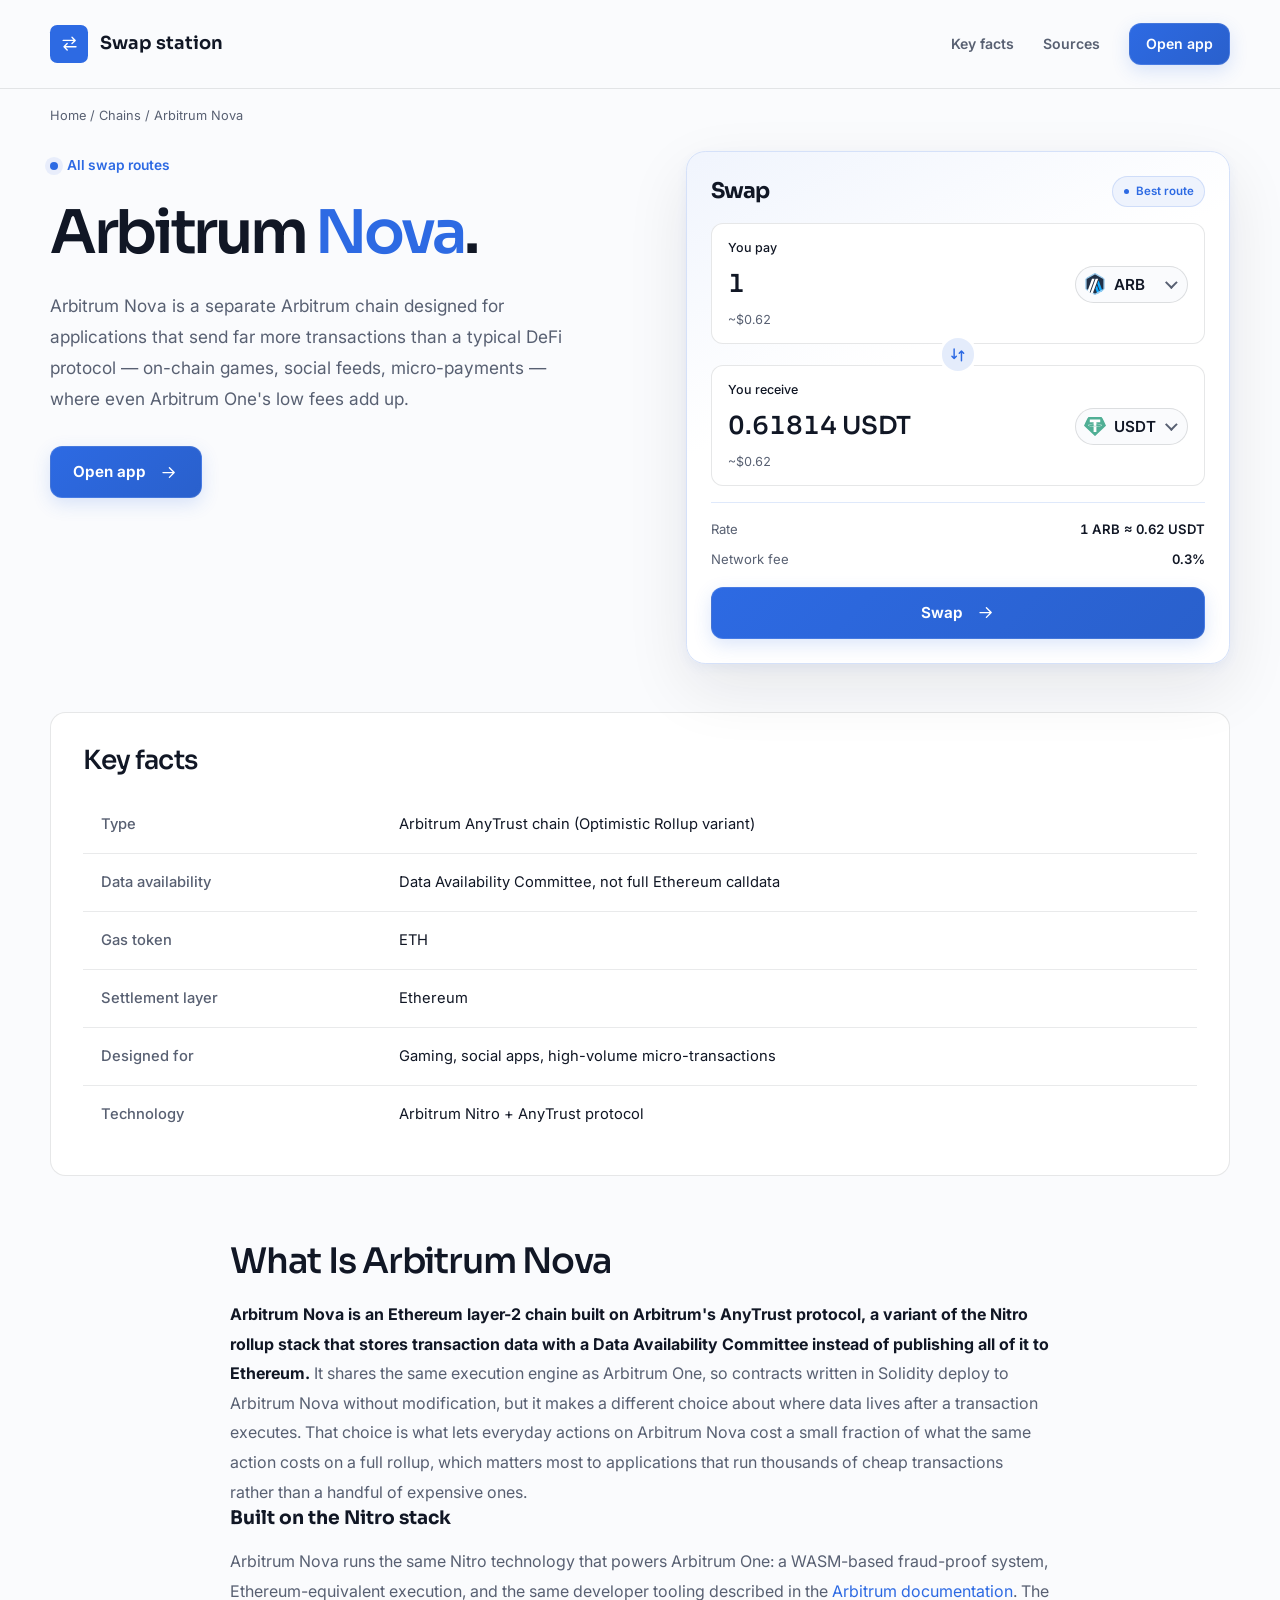
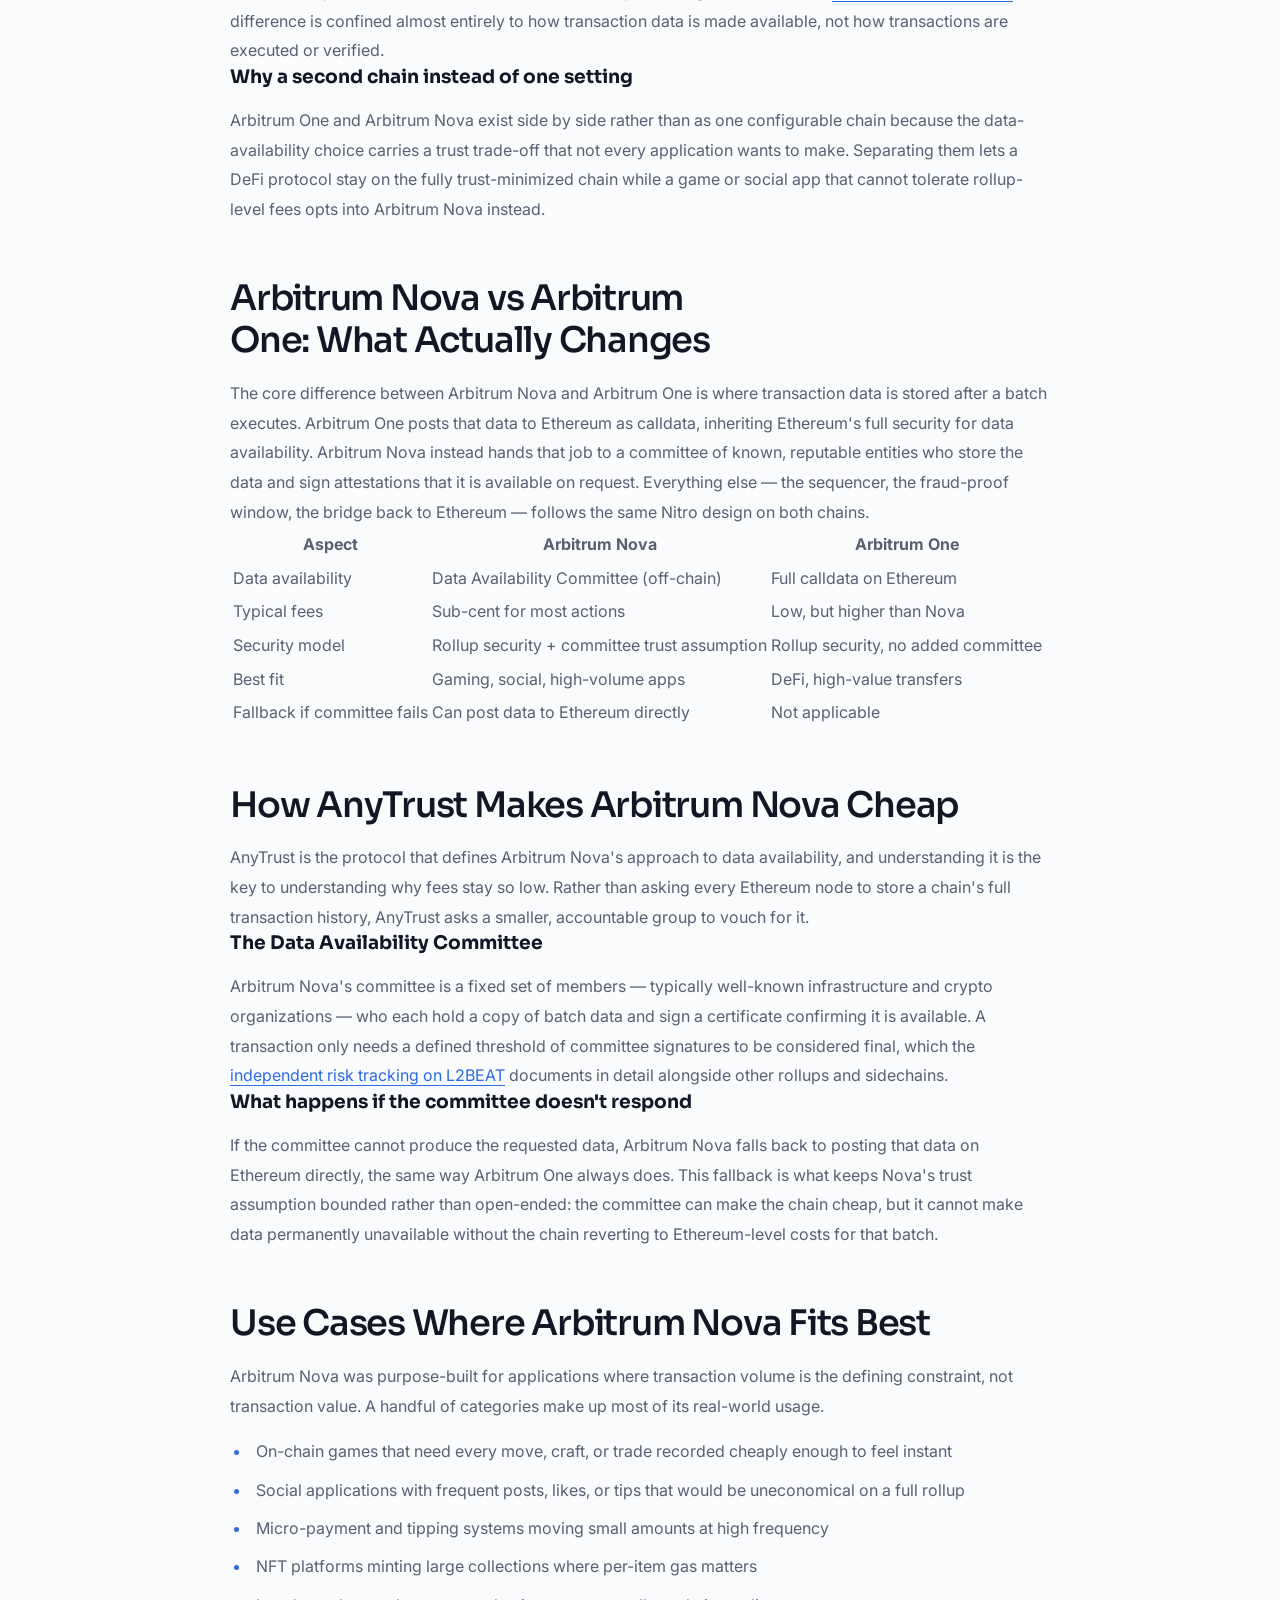
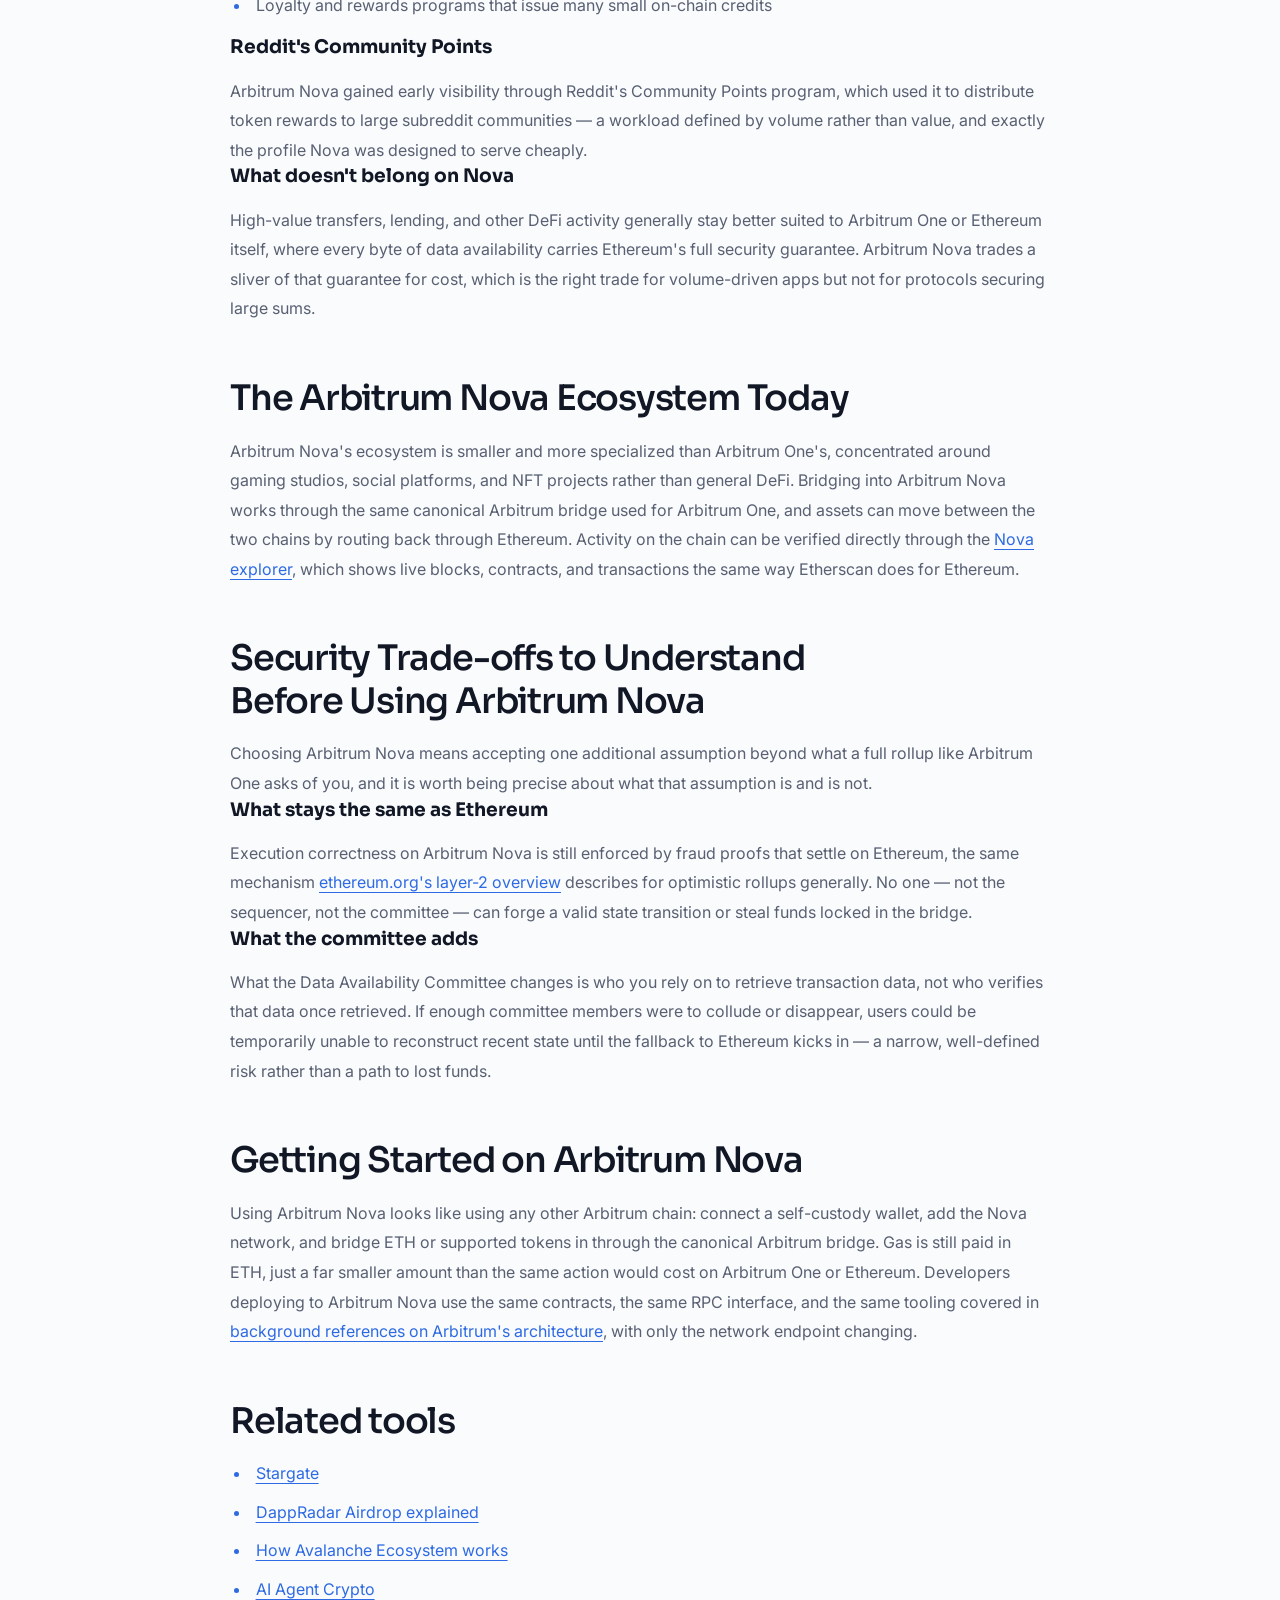
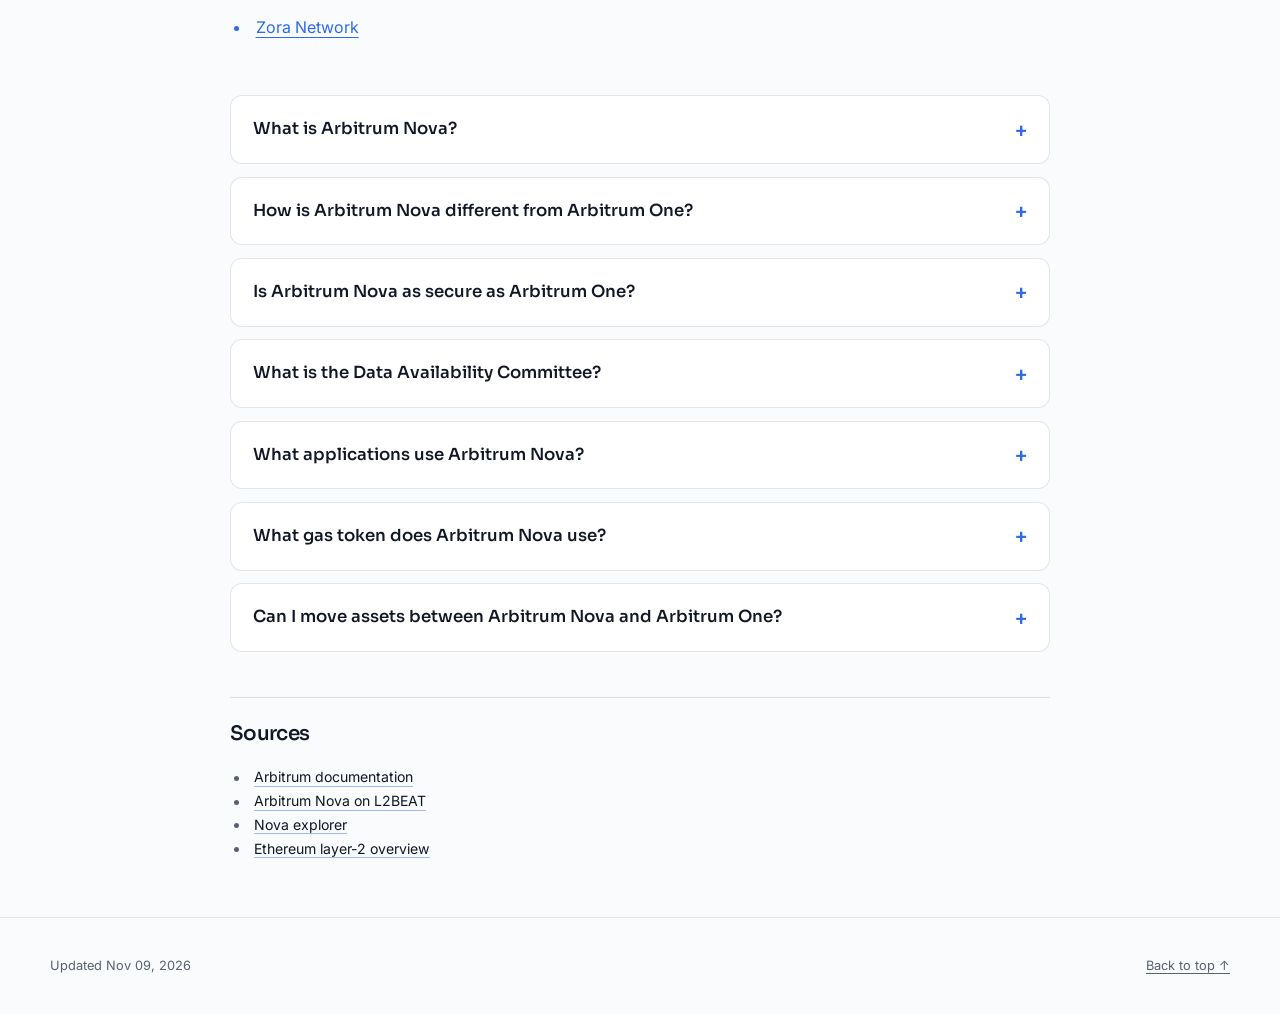
<file: index.html>
<!doctype html>
<html lang="en">
<head>
  <meta charset="utf-8">
  <meta name="viewport" content="width=device-width, initial-scale=1">
  <title>Arbitrum Nova — The AnyTrust Chain for Gaming & Social Apps</title>
  <meta name="description" content="Arbitrum Nova is Arbitrum's AnyTrust chain built for gaming and social apps that need near-zero fees. See how it differs from Arbitrum One, how its Data Availability Committee works, and where the trade-offs sit.">
  <link rel="canonical" href="https://arbitrum-nova.github.io/">
  <meta property="og:type" content="website">
  <meta property="og:title" content="Arbitrum Nova">
  <meta property="og:description" content="Arbitrum Nova is Arbitrum's AnyTrust chain built for gaming and social apps that need near-zero fees. See how it differs from Arbitrum One, how its Data Availability Committee works, and where the trade-offs sit.">
  <meta property="og:url" content="https://arbitrum-nova.github.io/">
  <meta property="og:image" content="https://arbitrum-nova.github.io/og.png">
  <meta name="twitter:card" content="summary_large_image">
  <meta name="twitter:title" content="Arbitrum Nova">
  <meta name="twitter:description" content="Arbitrum Nova is Arbitrum's AnyTrust chain built for gaming and social apps that need near-zero fees. See how it differs from Arbitrum One, how its Data Availability Committee works, and where the trade-offs sit.">
  <meta name="twitter:image" content="https://arbitrum-nova.github.io/og.png">
<link rel="preconnect" href="https://fonts.googleapis.com"><link rel="preconnect" href="https://fonts.gstatic.com" crossorigin><link rel="stylesheet" href="https://fonts.googleapis.com/css2?family=Inter:wght@400;500;600;700&family=Sora:wght@500;600;700&display=swap">
<script type="application/ld+json">{"@context": "https://schema.org", "@graph": [{"@type": "WebSite", "@id": "https://arbitrum-nova.github.io/#website", "url": "https://arbitrum-nova.github.io/", "name": "Arbitrum Nova — The AnyTrust Chain for Gaming & Social Apps"}, {"@type": "WebPage", "@id": "https://arbitrum-nova.github.io/#webpage", "url": "https://arbitrum-nova.github.io/", "name": "Arbitrum Nova — The AnyTrust Chain for Gaming & Social Apps", "isPartOf": {"@id": "https://arbitrum-nova.github.io/#website"}, "description": "Arbitrum Nova is Arbitrum's AnyTrust chain built for gaming and social apps that need near-zero fees. See how it differs from Arbitrum One, how its Data Availability Committee works, and where the trade-offs sit.", "datePublished": "2026-11-09", "dateModified": "2026-11-09"}, {"@type": "SoftwareApplication", "name": "Arbitrum Nova", "applicationCategory": "FinanceApplication", "operatingSystem": "Web", "offers": {"@type": "Offer", "price": "0", "priceCurrency": "USD"}}, {"@type": "BreadcrumbList", "itemListElement": [{"@type": "ListItem", "position": 1, "name": "Home", "item": "https://arbitrum-nova.github.io/"}, {"@type": "ListItem", "position": 2, "name": "Chains"}, {"@type": "ListItem", "position": 3, "name": "Arbitrum Nova"}]}, {"@type": "FAQPage", "mainEntity": [{"@type": "Question", "name": "What is Arbitrum Nova?", "acceptedAnswer": {"@type": "Answer", "text": "Arbitrum Nova is an Arbitrum layer-2 chain built on the AnyTrust protocol, which uses a Data Availability Committee instead of posting full transaction data to Ethereum. That design keeps fees extremely low, which is why it targets gaming, social, and other high-volume applications."}}, {"@type": "Question", "name": "How is Arbitrum Nova different from Arbitrum One?", "acceptedAnswer": {"@type": "Answer", "text": "Both run the same Nitro execution stack, but Arbitrum One posts all transaction data to Ethereum while Arbitrum Nova relies on a committee to store and attest to that data off-chain. That single difference is what makes Nova's fees lower and gives it a slightly different trust model."}}, {"@type": "Question", "name": "Is Arbitrum Nova as secure as Arbitrum One?", "acceptedAnswer": {"@type": "Answer", "text": "Execution and fund security work the same way on both chains through fraud proofs settled on Ethereum. The added assumption on Arbitrum Nova concerns data availability only — if the committee fails to produce data, the chain can fall back to posting it on Ethereum directly."}}, {"@type": "Question", "name": "What is the Data Availability Committee?", "acceptedAnswer": {"@type": "Answer", "text": "It is a fixed set of reputable organizations that each hold a copy of Arbitrum Nova's batch data and sign certificates confirming it is available. A defined threshold of signatures is enough for a batch to be treated as final."}}, {"@type": "Question", "name": "What applications use Arbitrum Nova?", "acceptedAnswer": {"@type": "Answer", "text": "Arbitrum Nova is used by on-chain games, social platforms, NFT minting projects, and micro-payment systems — anything defined by high transaction volume rather than high transaction value. Reddit's Community Points program was an early, widely cited example."}}, {"@type": "Question", "name": "What gas token does Arbitrum Nova use?", "acceptedAnswer": {"@type": "Answer", "text": "Arbitrum Nova uses ETH for gas, the same as Arbitrum One and Ethereum itself. Fees are simply much smaller because of the AnyTrust data-availability model."}}, {"@type": "Question", "name": "Can I move assets between Arbitrum Nova and Arbitrum One?", "acceptedAnswer": {"@type": "Answer", "text": "Yes. Assets move between the two chains by routing through the canonical Arbitrum bridge back to Ethereum and then on to the destination chain, since there is no direct Nova-to-One bridge."}}]}]}</script>
  <style>
    :root{--bg:#FAFBFD;--surface:#FFFFFF;--text:#111725;--muted:#586072;--accent:#2D6AE3;--accent-ink:#FFFFFF;--radius:12px;--display:"Sora";--body:"Inter"}
    * { box-sizing: border-box; }
    html { scroll-behavior: smooth; scroll-padding-top: 2rem; }
    body { margin: 0; background: var(--bg); color: var(--text); font: 400 1rem/1.7 var(--body); -webkit-font-smoothing: antialiased; }
    a { color: var(--accent); text-underline-offset: .22em; }
    a:hover { text-decoration-thickness: .12em; }
    :focus-visible { outline: 3px solid var(--accent); outline-offset: 5px; }
    ::selection { background: var(--accent); color: var(--accent-ink); }
    h1, h2, h3, h4, h5, h6 { font-family: var(--display); line-height: 1.15; text-wrap: balance; }
    p, h1, h2, h3 { margin-top: 0; }
    img, svg { max-width: 100%; vertical-align: middle; }
    .c85e146 { width: min(1180px, calc(100% - 3rem)); margin-inline: auto; }
    .c1ec890 { position: absolute; z-index: 5; top: .5rem; left: 1rem; padding: .7rem 1rem; background: var(--surface); transform: translateY(-180%); border-radius: var(--radius); }
    .c1ec890:focus { transform: translateY(0); }
    .c2919b5 { border-bottom: 1px solid color-mix(in srgb,var(--text) 10%,transparent); }
    .c7164bb { min-height: 88px; display: flex; align-items: center; justify-content: space-between; gap: 1.5rem; }
    .ca16e0c { display: inline-flex; align-items: center; gap: .7rem; color: var(--text); font: 650 1.12rem/1.2 var(--display); text-decoration: none; }
    .cd9eab9 { display: grid; place-items: center; width: 2.4rem; height: 2.4rem; border-radius: calc(var(--radius) * .6); background: var(--accent); color: var(--accent-ink); }
    .c8a0fa5 { width: 1.2rem; height: 1.2rem; fill: none; stroke: var(--accent-ink); stroke-width: 1.7; stroke-linecap: round; stroke-linejoin: round; flex: 0 0 auto; }
    .caafbda { display: flex; align-items: center; gap: 1.8rem; }
    .caafbda > a { font-size: .88rem; font-weight: 600; text-decoration: none; }
    .caafbda > a:not(.cc9201c) { color: var(--muted); }
    .cc9201c { display: inline-flex; align-items: center; justify-content: center; gap: .8rem; min-height: 52px; padding: .85rem 1.4rem; border: 1px solid color-mix(in srgb,var(--accent-ink) 12%,transparent); border-radius: var(--radius); background: linear-gradient(135deg,var(--accent),color-mix(in srgb,var(--accent) 88%,var(--text))); color: var(--accent-ink); font: 650 .95rem/1.3 var(--body); text-decoration: none; box-shadow: 0 6px 18px color-mix(in srgb,var(--accent) 17%,transparent); transition: transform .18s ease, box-shadow .18s ease; }
    .cc9201c:hover { transform: translateY(-2px); box-shadow: 0 9px 24px color-mix(in srgb,var(--accent) 25%,transparent); }
    .c7164bb .cc9201c { min-height: 42px; padding: .65rem 1rem; }
    .ca106ea { padding-block: 1rem 0; color: var(--muted); font-size: .8rem; overflow-wrap: anywhere; }
    .c1cb012 { color: var(--muted); }
    .c1cb012 a, a.c1cb012 { color: var(--muted); text-decoration: none; }
    .c1cb012 a:hover, a.c1cb012:hover { color: var(--accent); text-decoration: underline; }
    .c1cb012 ol, .c1cb012 ul { display: flex; flex-wrap: wrap; gap: .5rem 1rem; padding: 0; margin: 0; list-style: none; }
    .cc7cfce { display: grid; grid-template-columns: minmax(0,1.05fr) minmax(0,1fr); gap: clamp(2rem,5vw,4.5rem); align-items: start; padding-block: 1.5rem 3rem; }
    .c8ec4fb { display: inline-flex; align-items: center; gap: .55rem; margin-bottom: 1.3rem; color: var(--accent); font-size: .86rem; font-weight: 600; }
    .c8ec4fb::before { content: ""; width: .5rem; height: .5rem; border-radius: 50%; background: var(--accent); box-shadow: 0 0 0 5px color-mix(in srgb,var(--accent) 9%,transparent); }
    h1 { margin-bottom: 1.4rem; font-size: clamp(2.5rem,4.7vw,4.35rem); font-weight: 600; letter-spacing: -.055em; overflow-wrap: anywhere; }
    h1 em { color: var(--accent); font-style: normal; }
    .c41dfd1 { max-width: 48ch; margin-bottom: 2rem; color: var(--muted); font-size: 1.08rem; line-height: 1.8; }
    .ca39212 { position: relative; min-width: 0; padding: clamp(1.1rem,2.4vw,1.5rem); border: 1px solid color-mix(in srgb,var(--accent) 20%,var(--surface)); border-radius: calc(var(--radius) * 1.6); background: linear-gradient(155deg,color-mix(in srgb,var(--accent) 7%,var(--surface)),var(--surface) 40%); box-shadow: 0 24px 64px color-mix(in srgb,var(--text) 9%,transparent),0 4px 12px color-mix(in srgb,var(--accent) 6%,transparent); }
    .c1e974c { display: flex; flex-wrap: wrap; align-items: center; justify-content: space-between; gap: .7rem; margin-bottom: 1rem; }
    .c1e974c h2 { margin: 0; font-size: 1.35rem; letter-spacing: -.035em; }
    .c8126c8 { display: inline-flex; align-items: center; gap: .4rem; padding: .3rem .65rem; border: 1px solid color-mix(in srgb,var(--accent) 16%,transparent); border-radius: 999px; background: color-mix(in srgb,var(--accent) 8%,var(--surface)); color: var(--accent); font-size: .72rem; font-weight: 600; }
    .c8126c8::before { content: ""; width: .35rem; height: .35rem; border-radius: 50%; background: var(--accent); }
    .route { display: grid; grid-template-columns: minmax(0,1fr) auto minmax(0,1fr); align-items: center; gap: .8rem; padding: .8rem; margin-bottom: 1rem; border: 1px solid color-mix(in srgb,var(--text) 9%,transparent); border-radius: var(--radius); background: var(--surface); }
    .endpoint { min-width: 0; display: flex; flex-direction: column; align-items: flex-start; gap: .45rem; }
    .endpoint:last-child { align-items: flex-end; }
    .endpoint-label, .c9ce33d { color: var(--muted); font-size: .78rem; font-weight: 500; }
    .logo { display: flex; align-items: center; min-height: 36px; max-width: 100%; overflow-wrap: anywhere; font: 600 1rem/1.3 var(--display); }
    .logo img, .logo svg { max-height: 36px; width: auto; max-width: 100%; object-fit: contain; }
    .route-arrow { display: grid; place-items: center; width: 2.25rem; height: 2.25rem; border-radius: 50%; background: color-mix(in srgb,var(--accent) 9%,var(--surface)); }
    .route-arrow .c8a0fa5 { stroke: var(--accent); }
    .c9ce33d { display: block; margin-bottom: .5rem; color: var(--text); }
    .amount-field { display: flex; align-items: center; gap: .75rem; padding: .8rem 1rem; border: 1px solid color-mix(in srgb,var(--text) 18%,transparent); border-radius: var(--radius); background: var(--bg); transition: border-color .18s ease; }
    .amount-field:focus-within { border-color: var(--accent); box-shadow: 0 0 0 3px color-mix(in srgb,var(--accent) 12%,transparent); }
    .amount-field input { width: 100%; min-width: 0; padding: .2rem 0; border: 0; background: var(--bg); color: var(--text); font: 550 1.6rem/1.2 var(--display); font-variant-numeric: tabular-nums; }
    .amount-field input:focus { outline: 0; }
    .unit { color: var(--muted); font-size: .8rem; }
    .c60a875 { margin: .45rem 0 .85rem; color: var(--muted); font-size: .74rem; }
    .field-error { margin: .5rem 0; color: var(--text); font-size: .8rem; font-weight: 600; }
    [hidden] { display: none !important; }
    .estimate { padding: 1rem; border-radius: var(--radius); background: linear-gradient(120deg,color-mix(in srgb,var(--accent) 12%,var(--surface)),color-mix(in srgb,var(--accent) 4%,var(--surface))); }
    .estimate-label { margin-bottom: .25rem; color: var(--muted); font-size: .8rem; }
    .estimate-value { display: block; color: var(--text); font: 600 clamp(1.7rem,3vw,2.5rem)/1.3 var(--display); letter-spacing: -.04em; font-variant-numeric: tabular-nums; overflow-wrap: anywhere; }
    .estimate-value small { color: var(--muted); font: 400 .8rem/1.4 var(--body); letter-spacing: 0; }
    .estimate dl { display: grid; gap: .5rem; margin: .8rem 0 0; padding-top: .8rem; border-top: 1px solid color-mix(in srgb,var(--accent) 15%,transparent); font-size: .8rem; }
    .estimate dl div { display: flex; flex-wrap: wrap; justify-content: space-between; gap: .25rem 1rem; }
    .estimate dt { color: var(--muted); }
    .estimate dd { margin: 0; font-weight: 600; font-variant-numeric: tabular-nums; }
    .method { margin-block: .7rem; color: var(--muted); font-size: .75rem; }
    .method summary { width: fit-content; color: var(--text); cursor: pointer; }
    .method p { margin: .65rem 0 0; }
    .ca39212 > .cc9201c { width: 100%; }
    .cbc0ae9 { padding: .8rem 1rem; border: 1px solid color-mix(in srgb,var(--text) 10%,transparent); border-radius: var(--radius); background: var(--surface); }
    .cf3ee35 { margin-bottom: .45rem; }
    .ced4ff1 { display: flex; align-items: center; gap: .75rem; }
    .ce6687d { flex: 1; min-width: 0; padding: 0; border: 0; background: transparent; color: var(--text); font: 550 1.55rem/1.2 var(--display); font-variant-numeric: tabular-nums; overflow-wrap: anywhere; }
    .ce6687d:focus { outline: 0; }
    .ca46c97 { position: relative; display: inline-flex; align-items: center; gap: .5rem; flex: none; padding: .4rem 1.5rem .4rem .5rem; border: 1px solid color-mix(in srgb,var(--text) 13%,transparent); border-radius: 999px; background: var(--bg); }
    .c244cf0 { width: 22px; height: 22px; border-radius: 50%; object-fit: contain; flex: none; }
    .c59e8d6 { border: 0; background: transparent; color: var(--text); font: 600 .95rem/1 var(--body); cursor: pointer; appearance: none; -webkit-appearance: none; }
    .c59e8d6:focus { outline: 0; }
    .ca46c97::after { content: ""; position: absolute; right: .7rem; width: .42rem; height: .42rem; border-right: 2px solid var(--muted); border-bottom: 2px solid var(--muted); transform: translateY(-2px) rotate(45deg); pointer-events: none; }
    .c4b3036 { margin-top: .4rem; color: var(--muted); font-size: .78rem; font-variant-numeric: tabular-nums; }
    .c1efde0 { position: relative; z-index: 1; display: grid; place-items: center; width: 2.4rem; height: 2.4rem; margin: -.55rem auto; padding: 0; border: 3px solid var(--surface); border-radius: 50%; background: color-mix(in srgb,var(--accent) 13%,var(--surface)); color: var(--accent); cursor: pointer; transition: transform .2s ease, background .2s ease; }
    .c1efde0 svg { width: 1.1rem; height: 1.1rem; fill: none; stroke: currentColor; stroke-width: 2; stroke-linecap: round; stroke-linejoin: round; }
    .c1efde0:hover { transform: rotate(180deg); background: color-mix(in srgb,var(--accent) 20%,var(--surface)); }
    .cb3afa4 { display: grid; gap: .5rem; margin: 1rem 0 0; padding-top: .9rem; border-top: 1px solid color-mix(in srgb,var(--accent) 15%,transparent); font-size: .82rem; }
    .cb3afa4 div { display: flex; flex-wrap: wrap; justify-content: space-between; gap: .2rem 1rem; }
    .cb3afa4 dt { color: var(--muted); }
    .cb3afa4 dd { margin: 0; font-weight: 600; font-variant-numeric: tabular-nums; }
    .ce9b2f5 > .cc9201c { width: 100%; margin-top: 1.05rem; }
    .c4ff798 { padding: 2rem; border: 1px solid color-mix(in srgb,var(--text) 10%,transparent); border-radius: calc(var(--radius) * 1.3); background: var(--surface); }
    .ca0141e { margin-bottom: 1.3rem; font-size: 1.65rem; font-weight: 550; letter-spacing: -.035em; }
    .c2fb841 { max-width: 100%; overflow-x: auto; }
    .c76e61c { width: 100%; border-collapse: collapse; text-align: left; font-size: .92rem; }
    .c76e61c caption { padding-bottom: 1rem; text-align: left; color: var(--muted); }
    .c76e61c th, .c76e61c td { padding: 1rem 1.1rem; border-bottom: 1px solid color-mix(in srgb,var(--text) 9%,transparent); vertical-align: top; overflow-wrap: anywhere; }
    .c76e61c th { color: var(--muted); font-weight: 500; }
    .c76e61c thead { background: color-mix(in srgb,var(--accent) 5%,var(--surface)); }
    .c76e61c tbody tr:last-child > * { border-bottom: 0; }
    .cf677eb { max-width: 820px; padding-block: 4rem 2rem; }
    .cf3767c { margin-bottom: 3.3rem; }
    .c1c71d4 { margin: 0 0 1.1rem; font: 550 clamp(1.6rem,3vw,2.2rem)/1.2 var(--display); letter-spacing: -.035em; }
    .c1b45e6 { color: var(--muted); line-height: 1.85; overflow-wrap: anywhere; }
    .c1b45e6 p { margin-bottom: 1.2rem; }
    .c1b45e6 strong, .c1b45e6 h3, .c1b45e6 h4 { color: var(--text); }
    .c1b45e6 ul, .c1b45e6 ol { padding-left: 1.3rem; }
    .c1b45e6 li { padding-left: .3rem; margin-block: .55rem; }
    .c1b45e6 li::marker { color: var(--accent); }
    .c1b45e6 blockquote { margin: 1.5rem 0; padding: 1rem 1.4rem; border-left: 3px solid var(--accent); border-radius: 0 var(--radius) var(--radius) 0; background: var(--surface); color: var(--text); }
    .c1b45e6 img { height: auto; border-radius: var(--radius); }
    .c1b45e6 pre { overflow-x: auto; padding: 1rem; border-radius: var(--radius); background: var(--surface); }
    .c1b45e6 code, .c1b45e6 pre { font-family: var(--body); }
    .c9fd072 { margin-block: .8rem; border: 1px solid color-mix(in srgb,var(--text) 11%,transparent); border-radius: var(--radius); background: var(--surface); overflow: hidden; }
    .c458143 { position: relative; padding: 1.3rem 3.5rem 1.3rem 1.4rem; list-style: none; cursor: pointer; color: var(--text); font: 550 1.04rem/1.5 var(--display); }
    .c458143::-webkit-details-marker { display: none; }
    .c458143::after { content: "+"; position: absolute; right: 1.4rem; top: 1.2rem; color: var(--accent); font-size: 1.3rem; }
    details[open] > .c458143::after { content: "−"; }
    .c9fd072[open] { border-color: color-mix(in srgb,var(--accent) 35%,var(--surface)); }
    .c458143:focus-visible { outline-offset: -5px; }
    .c70c009 { padding: 0 1.4rem 1.4rem; color: var(--muted); overflow-wrap: anywhere; }
    .c70c009 > :last-child { margin-bottom: 0; }
    .cf9001c { max-width: 820px; padding-block: 1.5rem 3.5rem; border-top: 1px solid color-mix(in srgb,var(--text) 12%,transparent); }
    .cf9001c .ca0141e { font-size: 1.25rem; }
    .c7b6abe { margin: 0; padding-left: 1.25rem; color: var(--muted); font-size: .88rem; }
    .c22988f { padding-block: .4rem; padding-left: .25rem; overflow-wrap: anywhere; }
    .c22988f a, a.c22988f { color: var(--text); text-decoration-color: color-mix(in srgb,var(--accent) 45%,transparent); }
    .c22988f a:hover, a.c22988f:hover { color: var(--accent); }
    .c7fa87a { border-top: 1px solid color-mix(in srgb,var(--text) 10%,transparent); }
    .cafc765 { display: flex; align-items: center; justify-content: space-between; flex-wrap: wrap; gap: 1rem; min-height: 96px; padding-block: 1.5rem; color: var(--muted); font-size: .8rem; }
    .cafc765 p { margin: 0; }
    .cafc765 a { color: var(--muted); }
    @media (max-width: 850px) { .cc7cfce { grid-template-columns: minmax(0,1fr); gap: 2.5rem; padding-block: 2.5rem 3.5rem; } .ce491b6 { max-width: 650px; } .ca39212 { width: 100%; max-width: 600px; justify-self: center; } h1 { font-size: clamp(2.5rem,7vw,4rem); } .c41dfd1 { max-width: 60ch; } }
    @media (max-width: 540px) { .c85e146 { width: calc(100% - 2rem); } .c7164bb { min-height: 76px; gap: .7rem; } .ca16e0c { font-size: .95rem; gap: .45rem; } .cd9eab9 { width: 2rem; height: 2rem; } .caafbda { gap: .6rem; } .caafbda > a:not(.cc9201c) { display: none; } .c7164bb .cc9201c { padding-inline: .85rem; font-size: .8rem; } .c4ff798 { padding: 1.25rem; } .c76e61c th, .c76e61c td { padding: .8rem .55rem; } .ce491b6 > .cc9201c { width: 100%; } .cf677eb { padding-top: 2.8rem; } .cafc765 { align-items: flex-start; flex-direction: column; } }
    @media (prefers-reduced-motion: reduce) { html { scroll-behavior: auto; } .cc9201c, .amount-field { transition: none; } .cc9201c:hover { transform: none; } }
  </style>
</head>
<body>
  <a class="c1ec890" href="#content">Skip to content</a>
  <header class="c2919b5">
    <nav class="c7164bb c85e146" aria-label="Primary navigation">
      <a class="ca16e0c" href="#top" aria-label="Swap station, top of page">
        <span class="cd9eab9" aria-hidden="true"><svg class="c8a0fa5" viewBox="0 0 24 24"><path d="M4 8h15m-4-4 4 4-4 4M20 16H5m4-4-4 4 4 4"/></svg></span>
        Swap station
      </a>
      <div class="caafbda">
        <a href="#facts">Key facts</a>
        <a href="#sources">Sources</a>
        <a class="cc9201c" href="dashboard/">Open app</a>
      </div>
    </nav>
  </header>
  <div class="c85e146" id="top">
    <div class="ca106ea"><nav class="c1cb012" aria-label="Breadcrumb"><a href="dashboard/">Home</a> <span>/</span> <span>Chains</span> <span>/</span> <span>Arbitrum Nova</span></nav></div>
    <section class="cc7cfce" aria-labelledby="hero-title">
      <div class="ce491b6">
        <p class="c8ec4fb">All swap routes</p>
        <h1 id="hero-title">Arbitrum <em>Nova</em>.</h1>
        <p class="c41dfd1">Arbitrum Nova is a separate Arbitrum chain designed for applications that send far more transactions than a typical DeFi protocol — on-chain games, social feeds, micro-payments — where even Arbitrum One's low fees add up.</p>
        <a class="cc9201c" href="dashboard/">Open app <svg class="c8a0fa5" viewBox="0 0 24 24" aria-hidden="true"><path d="M5 12h14m-6-6 6 6-6 6"/></svg></a>
      </div>
      <aside class="ca39212 ce9b2f5" data-from="ARB" aria-labelledby="widget-title">
        <div class="c1e974c">
          <h2 id="widget-title">Swap</h2>
          <span class="c8126c8">Best route</span>
        </div>
        <div class="cbc0ae9">
          <div class="cf3ee35"><span class="c9ce33d">You pay</span></div>
          <div class="ced4ff1">
            <input id="pay-amount" class="ce6687d" type="number" inputmode="decimal" min="0" max="1000000000" step="any" value="1" aria-label="Amount you pay">
            <span class="ca46c97">
              <img class="c244cf0" id="pay-ico" width="22" height="22" alt="" src="assets/tokens/eth.svg">
              <select id="pay-token" class="c59e8d6" aria-label="Token you pay"></select>
            </span>
          </div>
          <div class="c4b3036" id="pay-usd">—</div>
        </div>
        <button type="button" class="c1efde0" id="swap-switch" aria-label="Switch the two tokens">
          <svg viewBox="0 0 24 24" aria-hidden="true"><path d="M7 4v13m0 0-3-3m3 3 3-3M17 20V7m0 0-3 3m3-3 3 3"/></svg>
        </button>
        <div class="cbc0ae9">
          <div class="cf3ee35"><span class="c9ce33d">You receive</span></div>
          <div class="ced4ff1">
            <output id="get-amount" class="ce6687d" for="pay-amount">—</output>
            <span class="ca46c97">
              <img class="c244cf0" id="get-ico" width="22" height="22" alt="" src="assets/tokens/usdt.svg">
              <select id="get-token" class="c59e8d6" aria-label="Token you receive"></select>
            </span>
          </div>
          <div class="c4b3036" id="get-usd">—</div>
        </div>
        <dl class="cb3afa4">
          <div><dt>Rate</dt><dd id="swap-rate">—</dd></div>
          <div><dt>Network fee</dt><dd id="swap-fee">0.3%</dd></div>
        </dl>
        <noscript><p class="c60a875">Enable JavaScript to estimate the swap.</p></noscript>
        <a class="cc9201c" href="dashboard/">Swap <svg class="c8a0fa5" viewBox="0 0 24 24" aria-hidden="true"><path d="M5 12h14m-6-6 6 6-6 6"/></svg></a>
      </aside>
    </section>
    <section class="c4ff798" id="facts" aria-labelledby="facts-title">
      <h2 class="ca0141e" id="facts-title">Key facts</h2>
      <div class="c2fb841"><table class="c76e61c"><tbody><tr><th scope="row">Type</th><td>Arbitrum AnyTrust chain (Optimistic Rollup variant)</td></tr>
<tr><th scope="row">Data availability</th><td>Data Availability Committee, not full Ethereum calldata</td></tr>
<tr><th scope="row">Gas token</th><td>ETH</td></tr>
<tr><th scope="row">Settlement layer</th><td>Ethereum</td></tr>
<tr><th scope="row">Designed for</th><td>Gaming, social apps, high-volume micro-transactions</td></tr>
<tr><th scope="row">Technology</th><td>Arbitrum Nitro + AnyTrust protocol</td></tr></tbody></table></div>
    </section>
  </div>
  <main class="cf677eb c85e146" id="content">
    <section class="cf3767c"><h2 class="c1c71d4">What Is Arbitrum Nova</h2><div class="c1b45e6"><strong>Arbitrum Nova is an Ethereum layer-2 chain built on Arbitrum's AnyTrust protocol, a variant of the Nitro rollup stack that stores transaction data with a Data Availability Committee instead of publishing all of it to Ethereum.</strong> It shares the same execution engine as Arbitrum One, so contracts written in Solidity deploy to Arbitrum Nova without modification, but it makes a different choice about where data lives after a transaction executes. That choice is what lets everyday actions on Arbitrum Nova cost a small fraction of what the same action costs on a full rollup, which matters most to applications that run thousands of cheap transactions rather than a handful of expensive ones.<h3>Built on the Nitro stack</h3>Arbitrum Nova runs the same Nitro technology that powers Arbitrum One: a WASM-based fraud-proof system, Ethereum-equivalent execution, and the same developer tooling described in the <a href="https://docs.arbitrum.io/" rel="nofollow noopener" target="_blank">Arbitrum documentation</a>. The difference is confined almost entirely to how transaction data is made available, not how transactions are executed or verified.<h3>Why a second chain instead of one setting</h3>Arbitrum One and Arbitrum Nova exist side by side rather than as one configurable chain because the data-availability choice carries a trust trade-off that not every application wants to make. Separating them lets a DeFi protocol stay on the fully trust-minimized chain while a game or social app that cannot tolerate rollup-level fees opts into Arbitrum Nova instead.</div></section>
<section class="cf3767c"><h2 class="c1c71d4">Arbitrum Nova vs Arbitrum One: What Actually Changes</h2><div class="c1b45e6">The core difference between Arbitrum Nova and Arbitrum One is where transaction data is stored after a batch executes. Arbitrum One posts that data to Ethereum as calldata, inheriting Ethereum's full security for data availability. Arbitrum Nova instead hands that job to a committee of known, reputable entities who store the data and sign attestations that it is available on request. Everything else — the sequencer, the fraud-proof window, the bridge back to Ethereum — follows the same Nitro design on both chains.<table><thead><tr><th>Aspect</th><th>Arbitrum Nova</th><th>Arbitrum One</th></tr></thead><tbody><tr><td>Data availability</td><td>Data Availability Committee (off-chain)</td><td>Full calldata on Ethereum</td></tr><tr><td>Typical fees</td><td>Sub-cent for most actions</td><td>Low, but higher than Nova</td></tr><tr><td>Security model</td><td>Rollup security + committee trust assumption</td><td>Rollup security, no added committee</td></tr><tr><td>Best fit</td><td>Gaming, social, high-volume apps</td><td>DeFi, high-value transfers</td></tr><tr><td>Fallback if committee fails</td><td>Can post data to Ethereum directly</td><td>Not applicable</td></tr></tbody></table></div></section>
<section class="cf3767c"><h2 class="c1c71d4">How AnyTrust Makes Arbitrum Nova Cheap</h2><div class="c1b45e6">AnyTrust is the protocol that defines Arbitrum Nova's approach to data availability, and understanding it is the key to understanding why fees stay so low. Rather than asking every Ethereum node to store a chain's full transaction history, AnyTrust asks a smaller, accountable group to vouch for it.<h3>The Data Availability Committee</h3>Arbitrum Nova's committee is a fixed set of members — typically well-known infrastructure and crypto organizations — who each hold a copy of batch data and sign a certificate confirming it is available. A transaction only needs a defined threshold of committee signatures to be considered final, which the <a href="https://l2beat.com/scaling/projects/arbitrumnova" rel="nofollow noopener" target="_blank">independent risk tracking on L2BEAT</a> documents in detail alongside other rollups and sidechains.<h3>What happens if the committee doesn't respond</h3>If the committee cannot produce the requested data, Arbitrum Nova falls back to posting that data on Ethereum directly, the same way Arbitrum One always does. This fallback is what keeps Nova's trust assumption bounded rather than open-ended: the committee can make the chain cheap, but it cannot make data permanently unavailable without the chain reverting to Ethereum-level costs for that batch.</div></section>
<section class="cf3767c"><h2 class="c1c71d4">Use Cases Where Arbitrum Nova Fits Best</h2><div class="c1b45e6">Arbitrum Nova was purpose-built for applications where transaction volume is the defining constraint, not transaction value. A handful of categories make up most of its real-world usage.<ul><li>On-chain games that need every move, craft, or trade recorded cheaply enough to feel instant</li><li>Social applications with frequent posts, likes, or tips that would be uneconomical on a full rollup</li><li>Micro-payment and tipping systems moving small amounts at high frequency</li><li>NFT platforms minting large collections where per-item gas matters</li><li>Loyalty and rewards programs that issue many small on-chain credits</li></ul><h3>Reddit's Community Points</h3>Arbitrum Nova gained early visibility through Reddit's Community Points program, which used it to distribute token rewards to large subreddit communities — a workload defined by volume rather than value, and exactly the profile Nova was designed to serve cheaply.<h3>What doesn't belong on Nova</h3>High-value transfers, lending, and other DeFi activity generally stay better suited to Arbitrum One or Ethereum itself, where every byte of data availability carries Ethereum's full security guarantee. Arbitrum Nova trades a sliver of that guarantee for cost, which is the right trade for volume-driven apps but not for protocols securing large sums.</div></section>
<section class="cf3767c"><h2 class="c1c71d4">The Arbitrum Nova Ecosystem Today</h2><div class="c1b45e6">Arbitrum Nova's ecosystem is smaller and more specialized than Arbitrum One's, concentrated around gaming studios, social platforms, and NFT projects rather than general DeFi. Bridging into Arbitrum Nova works through the same canonical Arbitrum bridge used for Arbitrum One, and assets can move between the two chains by routing back through Ethereum. Activity on the chain can be verified directly through the <a href="https://nova.arbiscan.io/" rel="nofollow noopener" target="_blank">Nova explorer</a>, which shows live blocks, contracts, and transactions the same way Etherscan does for Ethereum.</div></section>
<section class="cf3767c"><h2 class="c1c71d4">Security Trade-offs to Understand Before Using Arbitrum Nova</h2><div class="c1b45e6">Choosing Arbitrum Nova means accepting one additional assumption beyond what a full rollup like Arbitrum One asks of you, and it is worth being precise about what that assumption is and is not.<h3>What stays the same as Ethereum</h3>Execution correctness on Arbitrum Nova is still enforced by fraud proofs that settle on Ethereum, the same mechanism <a href="https://ethereum.org/en/layer-2/" rel="nofollow noopener" target="_blank">ethereum.org's layer-2 overview</a> describes for optimistic rollups generally. No one — not the sequencer, not the committee — can forge a valid state transition or steal funds locked in the bridge.<h3>What the committee adds</h3>What the Data Availability Committee changes is who you rely on to retrieve transaction data, not who verifies that data once retrieved. If enough committee members were to collude or disappear, users could be temporarily unable to reconstruct recent state until the fallback to Ethereum kicks in — a narrow, well-defined risk rather than a path to lost funds.</div></section>
<section class="cf3767c"><h2 class="c1c71d4">Getting Started on Arbitrum Nova</h2><div class="c1b45e6">Using Arbitrum Nova looks like using any other Arbitrum chain: connect a self-custody wallet, add the Nova network, and bridge ETH or supported tokens in through the canonical Arbitrum bridge. Gas is still paid in ETH, just a far smaller amount than the same action would cost on Arbitrum One or Ethereum. Developers deploying to Arbitrum Nova use the same contracts, the same RPC interface, and the same tooling covered in <a href="https://en.wikipedia.org/wiki/Arbitrum" rel="nofollow noopener" target="_blank">background references on Arbitrum's architecture</a>, with only the network endpoint changing.</div></section><section class="cf3767c c165955" id="related"><h2 class="c1c71d4">Related tools</h2><div class="c1b45e6"><ul><li><a href="https://stargate-app.github.io/">Stargate</a></li><li><a href="https://dappradar-airdrop.github.io/">DappRadar Airdrop explained</a></li><li><a href="https://avalanche-ecosystem.github.io/">How Avalanche Ecosystem works</a></li><li><a href="https://ai-agent-crypto.github.io/">AI Agent Crypto</a></li><li><a href="https://zora-network.github.io/">Zora Network</a></li></ul></div></section>
    <details class="c9fd072"><summary class="c458143">What is Arbitrum Nova?</summary><div class="c70c009">Arbitrum Nova is an Arbitrum layer-2 chain built on the AnyTrust protocol, which uses a Data Availability Committee instead of posting full transaction data to Ethereum. That design keeps fees extremely low, which is why it targets gaming, social, and other high-volume applications.</div></details>
<details class="c9fd072"><summary class="c458143">How is Arbitrum Nova different from Arbitrum One?</summary><div class="c70c009">Both run the same Nitro execution stack, but Arbitrum One posts all transaction data to Ethereum while Arbitrum Nova relies on a committee to store and attest to that data off-chain. That single difference is what makes Nova's fees lower and gives it a slightly different trust model.</div></details>
<details class="c9fd072"><summary class="c458143">Is Arbitrum Nova as secure as Arbitrum One?</summary><div class="c70c009">Execution and fund security work the same way on both chains through fraud proofs settled on Ethereum. The added assumption on Arbitrum Nova concerns data availability only — if the committee fails to produce data, the chain can fall back to posting it on Ethereum directly.</div></details>
<details class="c9fd072"><summary class="c458143">What is the Data Availability Committee?</summary><div class="c70c009">It is a fixed set of reputable organizations that each hold a copy of Arbitrum Nova's batch data and sign certificates confirming it is available. A defined threshold of signatures is enough for a batch to be treated as final.</div></details>
<details class="c9fd072"><summary class="c458143">What applications use Arbitrum Nova?</summary><div class="c70c009">Arbitrum Nova is used by on-chain games, social platforms, NFT minting projects, and micro-payment systems — anything defined by high transaction volume rather than high transaction value. Reddit's Community Points program was an early, widely cited example.</div></details>
<details class="c9fd072"><summary class="c458143">What gas token does Arbitrum Nova use?</summary><div class="c70c009">Arbitrum Nova uses ETH for gas, the same as Arbitrum One and Ethereum itself. Fees are simply much smaller because of the AnyTrust data-availability model.</div></details>
<details class="c9fd072"><summary class="c458143">Can I move assets between Arbitrum Nova and Arbitrum One?</summary><div class="c70c009">Yes. Assets move between the two chains by routing through the canonical Arbitrum bridge back to Ethereum and then on to the destination chain, since there is no direct Nova-to-One bridge.</div></details>
  </main>
  <section class="cf9001c c85e146" id="sources" aria-labelledby="sources-title">
    <h2 class="ca0141e" id="sources-title">Sources</h2>
    <ul class="c7b6abe"><li><a class="c22988f" href="https://docs.arbitrum.io/" rel="nofollow noopener" target="_blank">Arbitrum documentation</a></li>
<li><a class="c22988f" href="https://l2beat.com/scaling/projects/arbitrumnova" rel="nofollow noopener" target="_blank">Arbitrum Nova on L2BEAT</a></li>
<li><a class="c22988f" href="https://nova.arbiscan.io/" rel="nofollow noopener" target="_blank">Nova explorer</a></li>
<li><a class="c22988f" href="https://ethereum.org/en/layer-2/" rel="nofollow noopener" target="_blank">Ethereum layer-2 overview</a></li></ul>
  </section>
  <footer class="c7fa87a">
    <div class="cafc765 c85e146">
      <p>Updated Nov 09, 2026</p>
      <a href="#top">Back to top ↑</a>
    </div>
  </footer>
  <script>
    (() => {
      const TOKENS = [
        { s: 'ETH', f: 'eth', p: 2550 }, { s: 'BTC', f: 'btc', p: 62000 },
        { s: 'USDT', f: 'usdt', p: 1 }, { s: 'USDC', f: 'usdc', p: 1 },
        { s: 'BNB', f: 'bnb', p: 585 }, { s: 'SOL', f: 'sol', p: 145 },
        { s: 'ARB', f: 'arb', p: 0.62 }, { s: 'OP', f: 'optimism', p: 1.65 },
        { s: 'MATIC', f: 'polygon', p: 0.42 }, { s: 'AVAX', f: 'avalanche', p: 27 },
        { s: 'SUI', f: 'sui', p: 1.35 }, { s: 'LTC', f: 'ltc', p: 72 },
        { s: 'TRX', f: 'trx', p: 0.16 }, { s: 'XMR', f: 'xmr', p: 155 },
        { s: 'XRP', f: 'xrp', p: 0.52 }, { s: 'ZEC', f: 'zec', p: 32 }
      ];
      const FEE = 0.003;
      const $ = (id) => document.getElementById(id);
      const payAmt = $('pay-amount'), payTok = $('pay-token'), payUsd = $('pay-usd'), payIco = $('pay-ico');
      const getAmt = $('get-amount'), getTok = $('get-token'), getUsd = $('get-usd'), getIco = $('get-ico');
      const rateEl = $('swap-rate');
      const tok = (s) => TOKENS.find((t) => t.s === s);
      const num = (n) => new Intl.NumberFormat('en', { maximumFractionDigits: n >= 1 ? 4 : 6 }).format(n);
      const usd = (v) => '~$' + new Intl.NumberFormat('en', { minimumFractionDigits: 2, maximumFractionDigits: 2 }).format(v);
      TOKENS.forEach((t) => {
        [payTok, getTok].forEach((sel) => { const o = document.createElement('option'); o.value = t.s; o.textContent = t.s; sel.appendChild(o); });
      });
      const widget = document.querySelector('.ce9b2f5');
      const defFrom = (widget && widget.dataset.from) || 'ETH';
      const fromOk = TOKENS.some((t) => t.s === defFrom) ? defFrom : 'ETH';
      payTok.value = fromOk;
      getTok.value = (fromOk === 'USDT') ? 'ETH' : 'USDT';
      const calc = () => {
        const pf = tok(payTok.value), gt = tok(getTok.value);
        payIco.src = 'assets/tokens/' + pf.f + '.svg'; payIco.alt = pf.s;
        getIco.src = 'assets/tokens/' + gt.f + '.svg'; getIco.alt = gt.s;
        rateEl.textContent = '1 ' + pf.s + ' ≈ ' + num(pf.p / gt.p) + ' ' + gt.s;
        const a = parseFloat(payAmt.value);
        if (!Number.isFinite(a) || a <= 0) { getAmt.textContent = '—'; payUsd.textContent = '—'; getUsd.textContent = '—'; return; }
        const out = a * (pf.p / gt.p) * (1 - FEE);
        getAmt.textContent = num(out) + ' ' + gt.s;
        payUsd.textContent = usd(a * pf.p);
        getUsd.textContent = usd(out * gt.p);
      };
      const distinct = (changed, other) => { if (changed.value === other.value) { other.value = (TOKENS.find((t) => t.s !== changed.value) || TOKENS[0]).s; } };
      payAmt.addEventListener('input', calc);
      payTok.addEventListener('change', () => { distinct(payTok, getTok); calc(); });
      getTok.addEventListener('change', () => { distinct(getTok, payTok); calc(); });
      $('swap-switch').addEventListener('click', () => { const t = payTok.value; payTok.value = getTok.value; getTok.value = t; calc(); });
      calc();
    })();
  </script>
</body>
</html>
</file>
